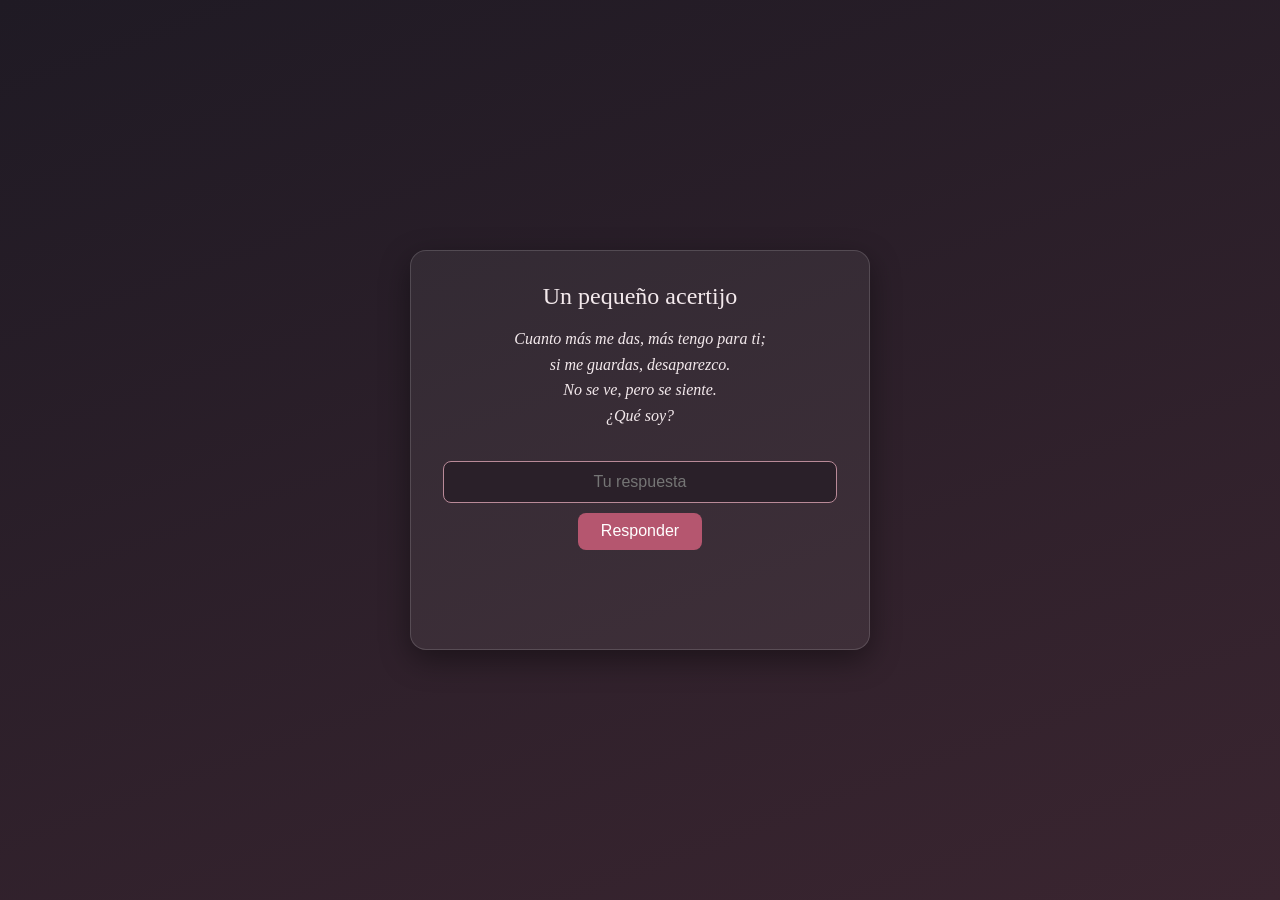
<file: acertijo.html>
<!DOCTYPE html>
<html lang="es">
<head>
<meta charset="UTF-8">
<meta name="viewport" content="width=device-width, initial-scale=1">
<title>Un acertijo</title>
<style>
  * { box-sizing: border-box; }
  body {
    margin: 0; min-height: 100vh; display: flex; align-items: center; justify-content: center;
    background: linear-gradient(160deg, #1f1a24, #3a2530); color: #f3e9ec;
    font-family: Georgia, "Times New Roman", serif;
  }
  .card {
    width: min(92vw, 460px); padding: 2rem; text-align: center;
    background: rgba(255,255,255,.06); border: 1px solid rgba(255,255,255,.15);
    border-radius: 16px; box-shadow: 0 10px 30px rgba(0,0,0,.4);
  }
  h1 { font-weight: normal; font-size: 1.5rem; margin-top: 0; }
  p.riddle { line-height: 1.6; font-style: italic; }
  input {
    width: 100%; padding: .7rem; margin: 1rem 0 .6rem; border-radius: 8px;
    border: 1px solid #b98a98; background: #2a2029; color: inherit; font-size: 1rem; text-align: center;
  }
  button {
    padding: .6rem 1.4rem; border: 0; border-radius: 8px; cursor: pointer;
    background: #b5566f; color: #fff; font-size: 1rem;
  }
  button:hover { background: #c9657f; }
  #msg { min-height: 3rem; margin-top: 1.2rem; }
  .error { color: #e8a0ae; }
  .ok { font-size: 1.2rem; animation: fade 1.5s ease; }
  @keyframes fade { from { opacity: 0; transform: translateY(8px); } to { opacity: 1; transform: none; } }
</style>
</head>
<body>
  <main class="card">
    <h1>Un pequeño acertijo</h1>
    <p class="riddle">
      Cuanto más me das, más tengo para ti;<br>
      si me guardas, desaparezco.<br>
      No se ve, pero se siente.<br>
      ¿Qué soy?
    </p>
    <form id="form">
      <input id="answer" type="text" placeholder="Tu respuesta" autocomplete="off" aria-label="Respuesta">
      <button type="submit">Responder</button>
    </form>
    <div id="msg" role="status" aria-live="polite"></div>
  </main>

<script>
  const normalize = s => s.toLowerCase().normalize("NFD").replace(/[\u0300-\u036f]/g, "").trim();
  const valid = ["amor", "el amor", "cariño", "carino", "el cariño", "el carino"].map(normalize);
  const phrase = "Contigo, lo sencillo se vuelve eterno.";
  const msg = document.getElementById("msg");

  document.getElementById("form").addEventListener("submit", e => {
    e.preventDefault();
    const value = normalize(document.getElementById("answer").value);
    if (valid.includes(value)) {
      msg.className = "ok";
      msg.textContent = "✦ " + phrase;
    } else {
      msg.className = "error";
      msg.textContent = "Aún no. Piensa con el corazón.";
    }
  });
</script>
</body>
</html>
</file>
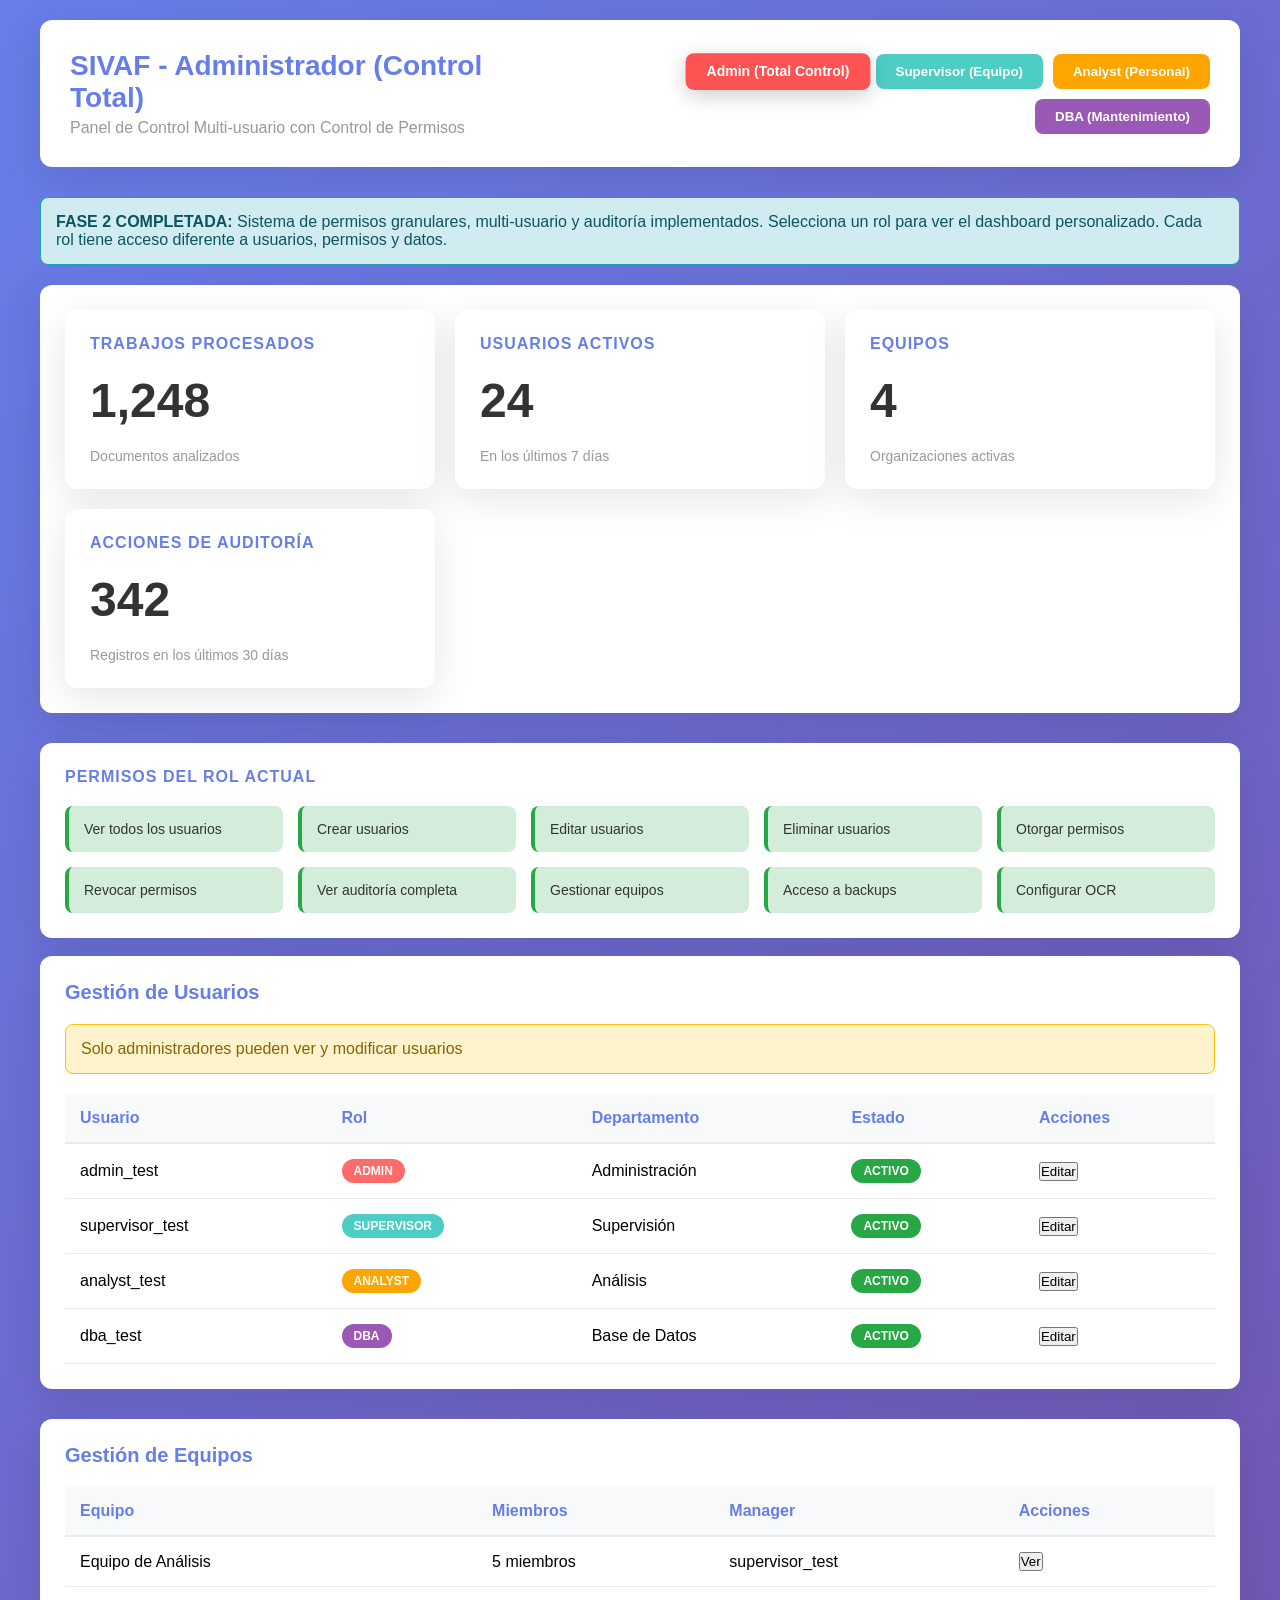
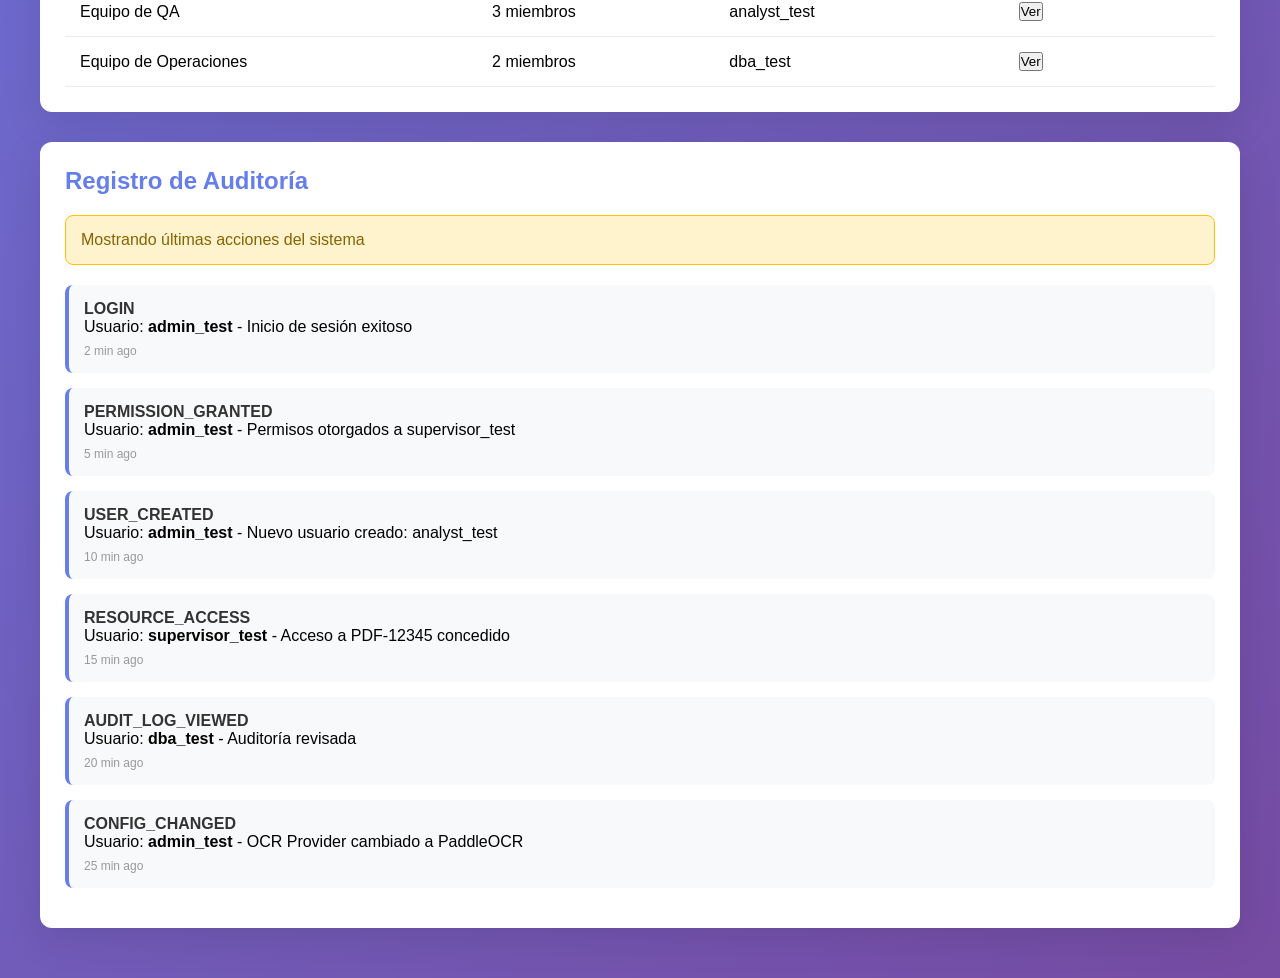
<file: live_dashboard.html>
<!DOCTYPE html>
<html lang="es">
<head>
    <meta charset="UTF-8">
    <meta name="viewport" content="width=device-width, initial-scale=1.0">
    <title>SIVAF - Panel de Control Multi-usuario</title>
    <style>
        * {
            margin: 0;
            padding: 0;
            box-sizing: border-box;
        }

        body {
            font-family: -apple-system, BlinkMacSystemFont, "Segoe UI", Roboto, "Helvetica Neue", Arial, sans-serif;
            background: linear-gradient(135deg, #667eea 0%, #764ba2 100%);
            min-height: 100vh;
            padding: 20px;
        }

        .container {
            max-width: 1200px;
            margin: 0 auto;
        }

        .header {
            background: white;
            border-radius: 12px;
            padding: 30px;
            margin-bottom: 30px;
            box-shadow: 0 10px 40px rgba(0,0,0,0.1);
            display: flex;
            justify-content: space-between;
            align-items: center;
        }

        .header h1 {
            color: #667eea;
            font-size: 28px;
        }

        .header p {
            color: #999;
            margin-top: 5px;
        }

        .user-selector {
            display: flex;
            gap: 10px;
            flex-wrap: wrap;
            justify-content: flex-end;
        }

        .role-btn {
            padding: 10px 20px;
            border: none;
            border-radius: 8px;
            cursor: pointer;
            font-weight: 600;
            transition: all 0.3s ease;
            background: #f0f0f0;
            color: #333;
        }

        .role-btn.active {
            transform: scale(1.05);
            box-shadow: 0 5px 20px rgba(0,0,0,0.2);
        }

        .role-btn[data-role="admin"] {
            background: #ff6b6b;
            color: white;
        }

        .role-btn[data-role="admin"].active {
            background: #ff5252;
        }

        .role-btn[data-role="supervisor"] {
            background: #4ecdc4;
            color: white;
        }

        .role-btn[data-role="supervisor"].active {
            background: #3db8b1;
        }

        .role-btn[data-role="analyst"] {
            background: #ffa500;
            color: white;
        }

        .role-btn[data-role="analyst"].active {
            background: #ff9100;
        }

        .role-btn[data-role="dba"] {
            background: #9b59b6;
            color: white;
        }

        .role-btn[data-role="dba"].active {
            background: #8e44ad;
        }

        .dashboard {
            display: grid;
            grid-template-columns: repeat(auto-fit, minmax(280px, 1fr));
            gap: 20px;
            margin-bottom: 30px;
        }

        .card {
            background: white;
            border-radius: 12px;
            padding: 25px;
            box-shadow: 0 10px 40px rgba(0,0,0,0.1);
            transition: all 0.3s ease;
        }

        .card:hover {
            transform: translateY(-5px);
            box-shadow: 0 15px 50px rgba(0,0,0,0.15);
        }

        .card h3 {
            color: #333;
            margin-bottom: 15px;
            font-size: 16px;
            text-transform: uppercase;
            letter-spacing: 1px;
            color: #667eea;
        }

        .stat-number {
            font-size: 48px;
            font-weight: bold;
            color: #333;
            margin: 20px 0;
        }

        .stat-label {
            color: #999;
            font-size: 14px;
        }

        .permissions-grid {
            display: grid;
            grid-template-columns: repeat(auto-fill, minmax(200px, 1fr));
            gap: 15px;
            margin-top: 20px;
        }

        .permission-item {
            background: #f8f9fa;
            padding: 15px;
            border-radius: 8px;
            border-left: 4px solid #667eea;
            font-size: 14px;
            color: #333;
        }

        .permission-item.granted {
            background: #d4edda;
            border-left-color: #28a745;
        }

        .permission-item.denied {
            background: #f8d7da;
            border-left-color: #dc3545;
            text-decoration: line-through;
            opacity: 0.7;
        }

        .users-section, .teams-section {
            background: white;
            border-radius: 12px;
            padding: 25px;
            box-shadow: 0 10px 40px rgba(0,0,0,0.1);
            margin-bottom: 30px;
        }

        .users-section h2, .teams-section h2 {
            color: #667eea;
            margin-bottom: 20px;
            font-size: 20px;
        }

        .table {
            width: 100%;
            border-collapse: collapse;
        }

        .table th {
            background: #f8f9fa;
            padding: 15px;
            text-align: left;
            font-weight: 600;
            color: #667eea;
            border-bottom: 2px solid #e9ecef;
        }

        .table td {
            padding: 15px;
            border-bottom: 1px solid #e9ecef;
        }

        .table tr:hover {
            background: #f8f9fa;
        }

        .badge {
            display: inline-block;
            padding: 5px 12px;
            border-radius: 20px;
            font-size: 12px;
            font-weight: 600;
            text-transform: uppercase;
        }

        .badge.admin {
            background: #ff6b6b;
            color: white;
        }

        .badge.supervisor {
            background: #4ecdc4;
            color: white;
        }

        .badge.analyst {
            background: #ffa500;
            color: white;
        }

        .badge.dba {
            background: #9b59b6;
            color: white;
        }

        .badge.active {
            background: #28a745;
            color: white;
        }

        .badge.inactive {
            background: #999;
            color: white;
        }

        .audit-section {
            background: white;
            border-radius: 12px;
            padding: 25px;
            box-shadow: 0 10px 40px rgba(0,0,0,0.1);
            margin-bottom: 30px;
        }

        .audit-section h2 {
            color: #667eea;
            margin-bottom: 20px;
        }

        .audit-entry {
            padding: 15px;
            border-left: 4px solid #667eea;
            background: #f8f9fa;
            margin-bottom: 15px;
            border-radius: 8px;
        }

        .audit-action {
            font-weight: 600;
            color: #333;
        }

        .audit-time {
            font-size: 12px;
            color: #999;
            margin-top: 8px;
        }

        .restricted {
            opacity: 0.5;
            pointer-events: none;
        }

        .hidden {
            display: none;
        }

        .alert {
            background: #fff3cd;
            border: 1px solid #ffc107;
            color: #856404;
            padding: 15px;
            border-radius: 8px;
            margin-bottom: 20px;
        }

        .alert.info {
            background: #d1ecf1;
            border-color: #17a2b8;
            color: #0c5460;
        }

        .stats-container {
            background: white;
            border-radius: 12px;
            padding: 25px;
            box-shadow: 0 10px 40px rgba(0,0,0,0.1);
            margin-bottom: 30px;
        }
    </style>
</head>
<body>
    <div class="container">
        <!-- HEADER -->
        <div class="header">
            <div>
                <h1>SIVAF - Sistema de Verificación</h1>
                <p>Panel de Control Multi-usuario con Control de Permisos</p>
            </div>
            <div class="user-selector">
                <button class="role-btn active" data-role="admin">Admin (Total Control)</button>
                <button class="role-btn" data-role="supervisor">Supervisor (Equipo)</button>
                <button class="role-btn" data-role="analyst">Analyst (Personal)</button>
                <button class="role-btn" data-role="dba">DBA (Mantenimiento)</button>
            </div>
        </div>

        <!-- ALERT -->
        <div class="alert info">
            <strong>FASE 2 COMPLETADA:</strong> Sistema de permisos granulares, multi-usuario y auditoría implementados.
            Selecciona un rol para ver el dashboard personalizado. Cada rol tiene acceso diferente a usuarios, permisos y datos.
        </div>

        <!-- DASHBOARD STATS -->
        <div class="stats-container dashboard">
            <div class="card">
                <h3>Trabajos Procesados</h3>
                <div class="stat-number" id="total-jobs">1,248</div>
                <div class="stat-label">Documentos analizados</div>
            </div>
            <div class="card">
                <h3>Usuarios Activos</h3>
                <div class="stat-number" id="active-users">24</div>
                <div class="stat-label">En los últimos 7 días</div>
            </div>
            <div class="card">
                <h3>Equipos</h3>
                <div class="stat-number" id="teams-count">4</div>
                <div class="stat-label">Organizaciones activas</div>
            </div>
            <div class="card">
                <h3>Acciones de Auditoría</h3>
                <div class="stat-number" id="audit-count">342</div>
                <div class="stat-label">Registros en los últimos 30 días</div>
            </div>
        </div>

        <!-- ROL-SPECIFIC PERMISSIONS -->
        <div class="card">
            <h3>Permisos del Rol Actual</h3>
            <div class="permissions-grid" id="permissions-grid">
                <!-- Se llenará dinámicamente -->
            </div>
        </div>

        <br>

        <!-- USERS SECTION (Admin only) -->
        <div class="users-section" id="users-section">
            <h2>Gestión de Usuarios</h2>
            <div class="alert">Solo administradores pueden ver y modificar usuarios</div>
            <table class="table">
                <thead>
                    <tr>
                        <th>Usuario</th>
                        <th>Rol</th>
                        <th>Departamento</th>
                        <th>Estado</th>
                        <th>Acciones</th>
                    </tr>
                </thead>
                <tbody>
                    <tr>
                        <td>admin_test</td>
                        <td><span class="badge admin">Admin</span></td>
                        <td>Administración</td>
                        <td><span class="badge active">Activo</span></td>
                        <td><button>Editar</button></td>
                    </tr>
                    <tr>
                        <td>supervisor_test</td>
                        <td><span class="badge supervisor">Supervisor</span></td>
                        <td>Supervisión</td>
                        <td><span class="badge active">Activo</span></td>
                        <td><button>Editar</button></td>
                    </tr>
                    <tr>
                        <td>analyst_test</td>
                        <td><span class="badge analyst">Analyst</span></td>
                        <td>Análisis</td>
                        <td><span class="badge active">Activo</span></td>
                        <td><button>Editar</button></td>
                    </tr>
                    <tr>
                        <td>dba_test</td>
                        <td><span class="badge dba">DBA</span></td>
                        <td>Base de Datos</td>
                        <td><span class="badge active">Activo</span></td>
                        <td><button>Editar</button></td>
                    </tr>
                </tbody>
            </table>
        </div>

        <!-- TEAMS SECTION -->
        <div class="teams-section" id="teams-section">
            <h2>Gestión de Equipos</h2>
            <table class="table">
                <thead>
                    <tr>
                        <th>Equipo</th>
                        <th>Miembros</th>
                        <th>Manager</th>
                        <th>Acciones</th>
                    </tr>
                </thead>
                <tbody>
                    <tr>
                        <td>Equipo de Análisis</td>
                        <td>5 miembros</td>
                        <td>supervisor_test</td>
                        <td><button>Ver</button></td>
                    </tr>
                    <tr>
                        <td>Equipo de QA</td>
                        <td>3 miembros</td>
                        <td>analyst_test</td>
                        <td><button>Ver</button></td>
                    </tr>
                    <tr>
                        <td>Equipo de Operaciones</td>
                        <td>2 miembros</td>
                        <td>dba_test</td>
                        <td><button>Ver</button></td>
                    </tr>
                </tbody>
            </table>
        </div>

        <!-- AUDIT LOG SECTION -->
        <div class="audit-section" id="audit-section">
            <h2>Registro de Auditoría</h2>
            <div class="alert">Mostrando últimas acciones del sistema</div>
            <div id="audit-log">
                <!-- Se llenará dinámicamente -->
            </div>
        </div>
    </div>

    <script>
        const roleData = {
            admin: {
                permissions: [
                    { name: 'Ver todos los usuarios', granted: true },
                    { name: 'Crear usuarios', granted: true },
                    { name: 'Editar usuarios', granted: true },
                    { name: 'Eliminar usuarios', granted: true },
                    { name: 'Otorgar permisos', granted: true },
                    { name: 'Revocar permisos', granted: true },
                    { name: 'Ver auditoría completa', granted: true },
                    { name: 'Gestionar equipos', granted: true },
                    { name: 'Acceso a backups', granted: true },
                    { name: 'Configurar OCR', granted: true },
                ],
                visibleSections: ['users-section', 'teams-section', 'audit-section'],
                title: 'Administrador (Control Total)',
            },
            supervisor: {
                permissions: [
                    { name: 'Ver usuarios del equipo', granted: true },
                    { name: 'Crear usuarios', granted: false },
                    { name: 'Ver trabajos del equipo', granted: true },
                    { name: 'Asignar tareas', granted: true },
                    { name: 'Ver auditoría del equipo', granted: true },
                    { name: 'Generar reportes', granted: true },
                    { name: 'Eliminar usuarios', granted: false },
                    { name: 'Modificar permisos', granted: false },
                    { name: 'Acceso a backups', granted: false },
                    { name: 'Ver análisis de sistema', granted: false },
                ],
                visibleSections: ['teams-section', 'audit-section'],
                title: 'Supervisor (Equipo)',
            },
            analyst: {
                permissions: [
                    { name: 'Ver propios documentos', granted: true },
                    { name: 'Procesar documentos', granted: true },
                    { name: 'Cargar PDFs', granted: true },
                    { name: 'Ver propios trabajos', granted: true },
                    { name: 'Crear reportes', granted: true },
                    { name: 'Ver usuarios', granted: false },
                    { name: 'Gestionar equipos', granted: false },
                    { name: 'Acceso a auditoría', granted: false },
                    { name: 'Modificar configuración', granted: false },
                    { name: 'Eliminar datos', granted: false },
                ],
                visibleSections: [],
                title: 'Analista (Personal)',
            },
            dba: {
                permissions: [
                    { name: 'Backup & Restore', granted: true },
                    { name: 'Gestionar migraciones', granted: true },
                    { name: 'Monitorear BD', granted: true },
                    { name: 'Ver logs de sistema', granted: true },
                    { name: 'Optimizar índices', granted: true },
                    { name: 'Ver usuarios', granted: false },
                    { name: 'Crear usuarios', granted: false },
                    { name: 'Modificar datos', granted: false },
                    { name: 'Acceso a aplicación', granted: false },
                    { name: 'Gestionar permisos', granted: false },
                ],
                visibleSections: [],
                title: 'Especialista BD (Mantenimiento)',
            }
        };

        const auditLog = [
            { action: 'LOGIN', user: 'admin_test', time: '2 min ago', details: 'Inicio de sesión exitoso' },
            { action: 'PERMISSION_GRANTED', user: 'admin_test', time: '5 min ago', details: 'Permisos otorgados a supervisor_test' },
            { action: 'USER_CREATED', user: 'admin_test', time: '10 min ago', details: 'Nuevo usuario creado: analyst_test' },
            { action: 'RESOURCE_ACCESS', user: 'supervisor_test', time: '15 min ago', details: 'Acceso a PDF-12345 concedido' },
            { action: 'AUDIT_LOG_VIEWED', user: 'dba_test', time: '20 min ago', details: 'Auditoría revisada' },
            { action: 'CONFIG_CHANGED', user: 'admin_test', time: '25 min ago', details: 'OCR Provider cambiado a PaddleOCR' },
        ];

        function switchRole(newRole) {
            // Update active button
            document.querySelectorAll('.role-btn').forEach(btn => {
                btn.classList.remove('active');
            });
            document.querySelector(`[data-role="${newRole}"]`).classList.add('active');

            // Update permissions
            const data = roleData[newRole];
            const permGrid = document.getElementById('permissions-grid');
            permGrid.innerHTML = '';
            
            data.permissions.forEach(perm => {
                const div = document.createElement('div');
                div.className = `permission-item ${perm.granted ? 'granted' : 'denied'}`;
                div.textContent = perm.name;
                permGrid.appendChild(div);
            });

            // Show/hide sections
            document.querySelectorAll('[id$="-section"]').forEach(section => {
                section.classList.add('restricted');
            });
            
            data.visibleSections.forEach(sectionId => {
                document.getElementById(sectionId).classList.remove('restricted');
            });

            // Update title
            document.querySelector('.header h1').textContent = `SIVAF - ${data.title}`;
        }

        function renderAuditLog() {
            const auditLogDiv = document.getElementById('audit-log');
            auditLogDiv.innerHTML = '';
            
            auditLog.forEach(entry => {
                const div = document.createElement('div');
                div.className = 'audit-entry';
                div.innerHTML = `
                    <div class="audit-action">${entry.action}</div>
                    <div>Usuario: <strong>${entry.user}</strong> - ${entry.details}</div>
                    <div class="audit-time">${entry.time}</div>
                `;
                auditLogDiv.appendChild(div);
            });
        }

        // Event listeners
        document.querySelectorAll('.role-btn').forEach(btn => {
            btn.addEventListener('click', () => {
                const role = btn.dataset.role;
                switchRole(role);
            });
        });

        // Initialize
        switchRole('admin');
        renderAuditLog();
    </script>
</body>
</html>
</file>
